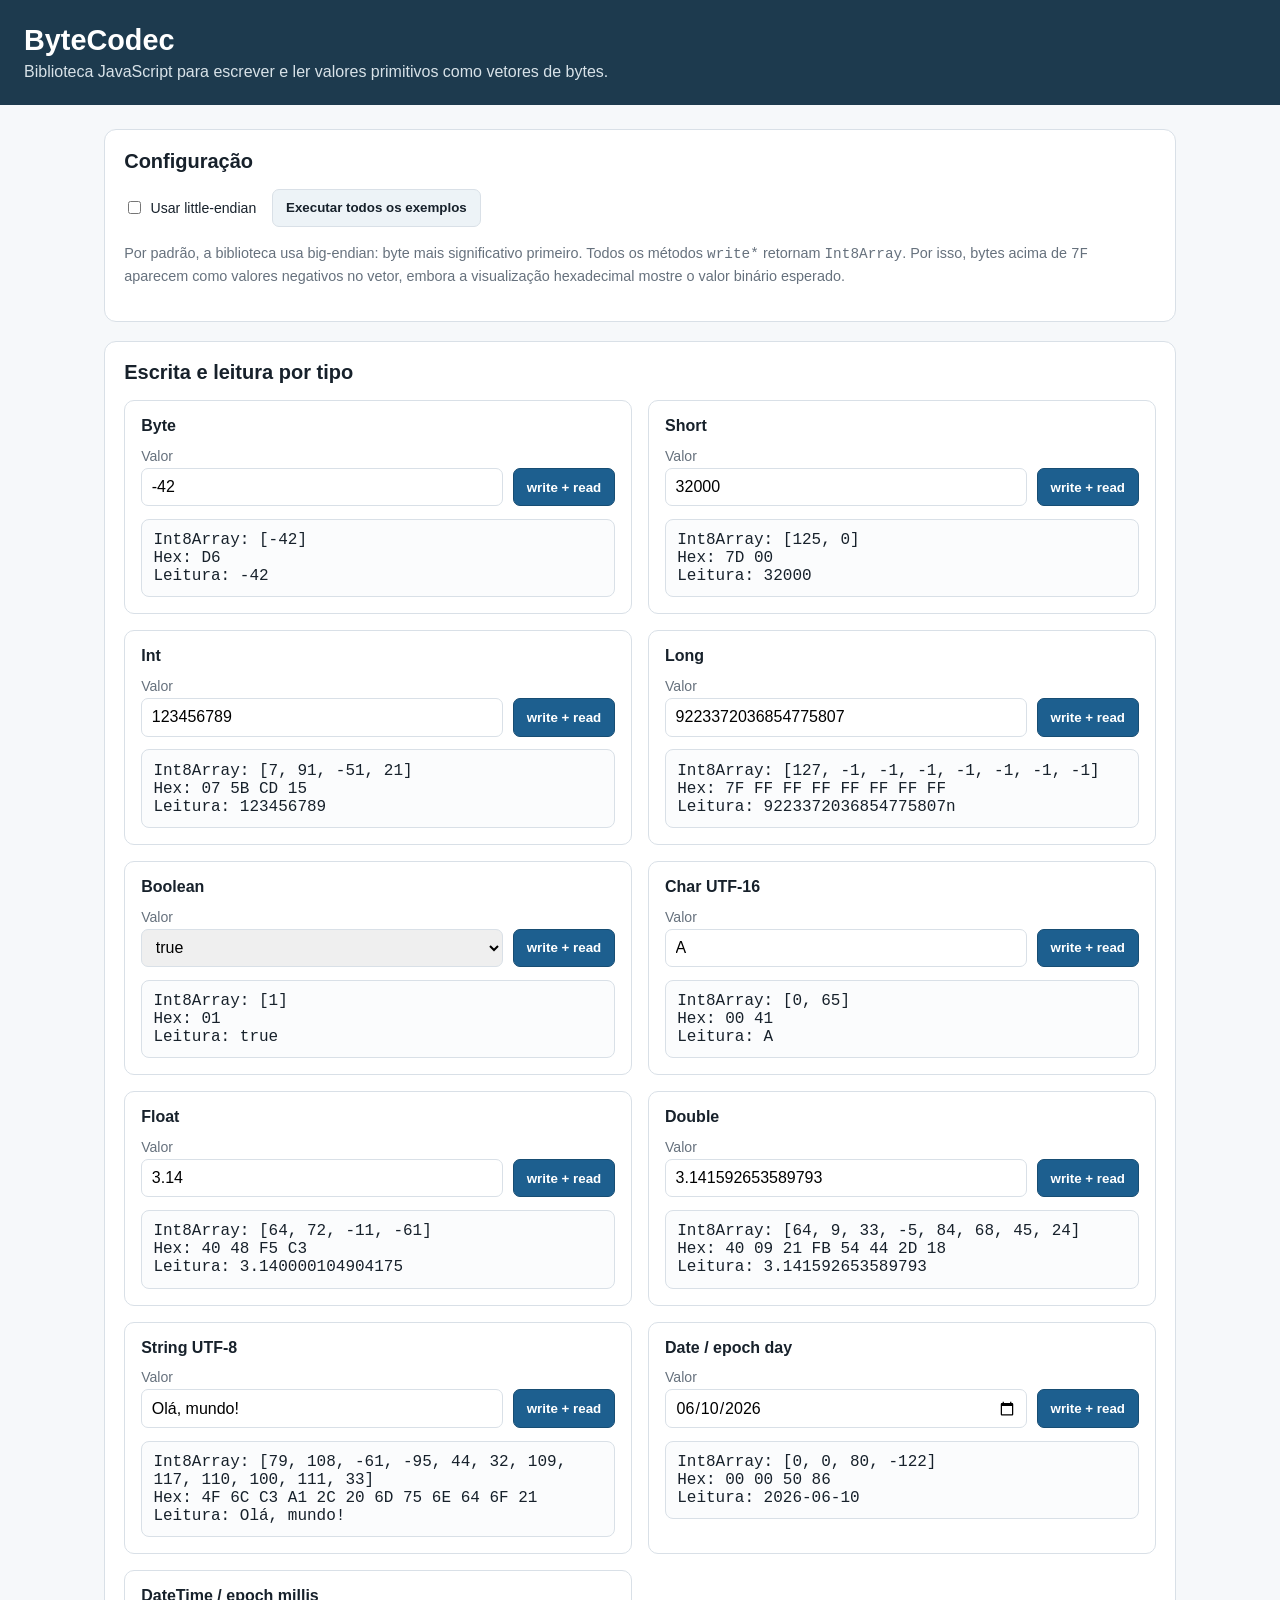
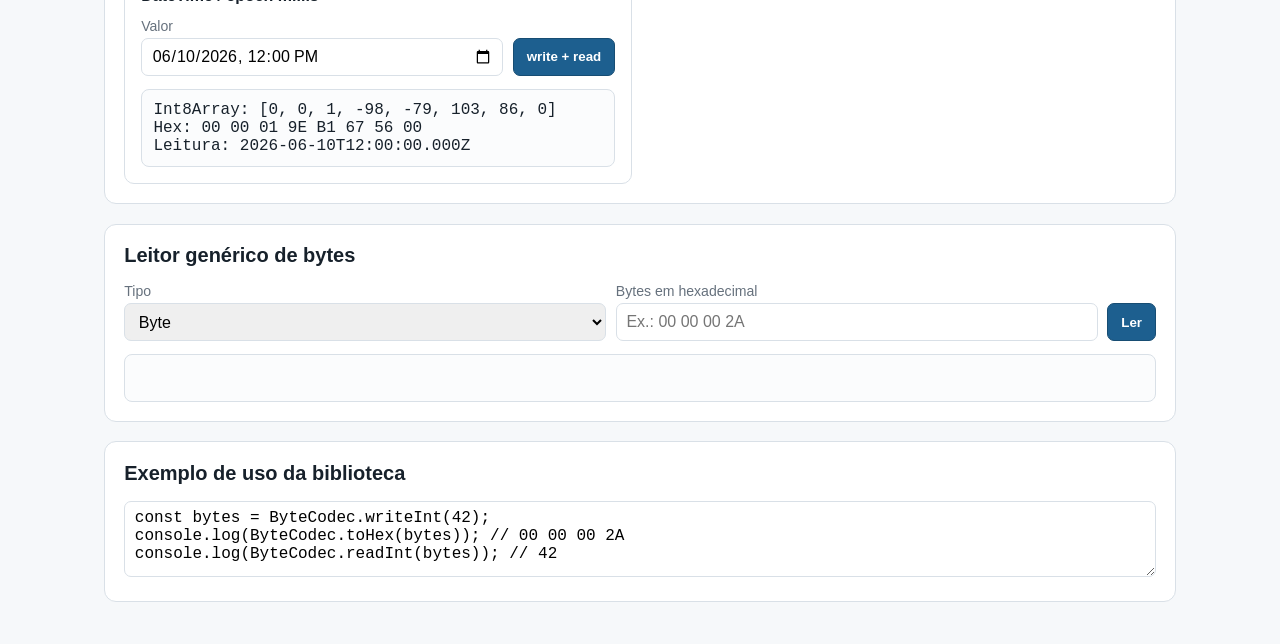
<file: Conversoes2/index.html>
<!doctype html>
<html lang="pt-BR">
<head>
  <meta charset="utf-8" />
  <meta name="viewport" content="width=device-width, initial-scale=1" />
  <title>Teste interativo - ByteCodec</title>
  <link rel="stylesheet" href="style.css" />
</head>
<body>
  <header>
    <h1>ByteCodec</h1>
    <p>Biblioteca JavaScript para escrever e ler valores primitivos como vetores de bytes.</p>
  </header>

  <main>
    <section>
      <h2>Configuração</h2>
      <div class="controls">
        <label><input id="littleEndian" type="checkbox" /> Usar little-endian</label>
        <button id="fillSamplesBtn" class="secondary">Executar todos os exemplos</button>
      </div>
      <p class="note">
        Por padrão, a biblioteca usa big-endian: byte mais significativo primeiro. Todos os métodos <code>write*</code>
        retornam <code>Int8Array</code>. Por isso, bytes acima de <code>7F</code> aparecem como valores negativos no vetor,
        embora a visualização hexadecimal mostre o valor binário esperado.
      </p>
    </section>

    <section>
      <h2>Escrita e leitura por tipo</h2>
      <div id="typeGrid" class="grid"></div>
    </section>

    <section>
      <h2>Leitor genérico de bytes</h2>
      <div class="row">
        <div class="field">
          <label for="genericType">Tipo</label>
          <select id="genericType">
            <option value="byte">Byte</option>
            <option value="short">Short</option>
            <option value="int">Int</option>
            <option value="long">Long</option>
            <option value="boolean">Boolean</option>
            <option value="char">Char UTF-16</option>
            <option value="float">Float</option>
            <option value="double">Double</option>
            <option value="string">String UTF-8</option>
            <option value="date">Date</option>
            <option value="datetime">DateTime</option>
          </select>
        </div>
        <div class="field">
          <label for="genericBytes">Bytes em hexadecimal</label>
          <input id="genericBytes" type="text" placeholder="Ex.: 00 00 00 2A" />
        </div>
        <button id="genericReadBtn">Ler</button>
      </div>
      <div id="genericReadOutput" class="output"></div>
    </section>

    <section>
      <h2>Exemplo de uso da biblioteca</h2>
      <textarea readonly>const bytes = ByteCodec.writeInt(42);
console.log(ByteCodec.toHex(bytes)); // 00 00 00 2A
console.log(ByteCodec.readInt(bytes)); // 42</textarea>
    </section>
  </main>

  <script src="byte-codec.js"></script>
  <script src="app.js"></script>
</body>
</html>
</file>
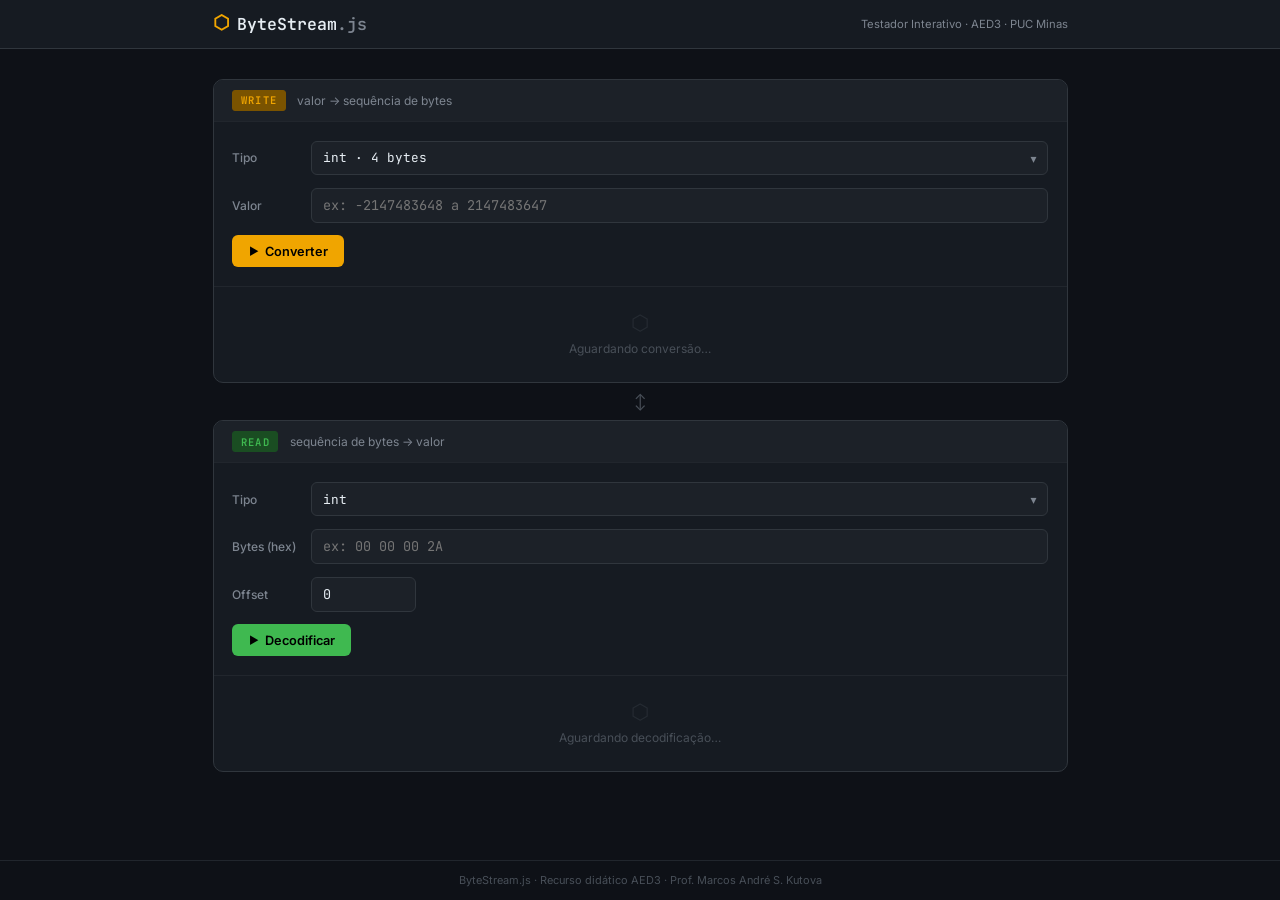
<file: Conversoes/bytestream-tester.html>
<!DOCTYPE html>
<html lang="pt-BR">
<head>
  <meta charset="utf-8">
  <meta name="viewport" content="width=device-width, initial-scale=1">
  <title>ByteStream.js — Testador Interativo</title>
  <link rel="preconnect" href="https://fonts.googleapis.com">
  <link href="https://fonts.googleapis.com/css2?family=Inter:wght@400;500;600&family=JetBrains+Mono:wght@400;600&display=swap" rel="stylesheet">
  <link rel="stylesheet" href="bytestream-tester.css">
</head>
<body>

  <header>
    <div class="header-inner">
      <div class="header-brand">
        <span class="brand-icon">⬡</span>
        <span class="brand-name">ByteStream<span class="brand-ext">.js</span></span>
      </div>
      <span class="header-sub">Testador Interativo · AED3 · PUC Minas</span>
    </div>
  </header>

  <main>

    <!-- ── Painel WRITE ── -->
    <section class="panel" id="panel-write">
      <div class="panel-header">
        <span class="panel-label">WRITE</span>
        <span class="panel-desc">valor → sequência de bytes</span>
      </div>

      <div class="panel-body">
        <div class="form-row">
          <label class="form-label" for="write-type">Tipo</label>
          <div class="select-wrapper">
            <select id="write-type">
              <option value="byte">byte  · 1 byte</option>
              <option value="short">short  · 2 bytes</option>
              <option value="int" selected>int  · 4 bytes</option>
              <option value="long">long  · 8 bytes</option>
              <option value="boolean">boolean  · 1 byte</option>
              <option value="char">char  · 2 bytes (UTF-16BE)</option>
              <option value="float">float  · 4 bytes</option>
              <option value="double">double  · 8 bytes</option>
              <option value="string">string  · N bytes (UTF-8)</option>
              <option value="date">date  · 4 bytes (epoch day)</option>
              <option value="datetime">dateTime  · 8 bytes (epoch ms)</option>
            </select>
          </div>
        </div>

        <div class="form-row" id="write-input-row">
          <label class="form-label" id="write-input-label" for="write-input">Valor</label>
          <input class="mono-input" id="write-input" type="text"
                 placeholder="Digite um inteiro" autocomplete="off" spellcheck="false">
        </div>

        <!-- Boolean especial -->
        <div class="form-row hidden" id="write-bool-row">
          <label class="form-label">Valor</label>
          <div class="toggle-group">
            <button class="toggle-btn active" id="bool-true">true</button>
            <button class="toggle-btn" id="bool-false">false</button>
          </div>
        </div>

        <button class="action-btn" id="write-btn">
          <span class="btn-icon">▶</span> Converter
        </button>
      </div>

      <!-- Resultado WRITE -->
      <div class="result-area" id="write-result" aria-live="polite">
        <div class="result-empty">
          <span class="result-empty-icon">⬡</span>
          <span>Aguardando conversão…</span>
        </div>
      </div>
    </section>

    <!-- ── Separador ── -->
    <div class="divider-label">
      <span>↕</span>
    </div>

    <!-- ── Painel READ ── -->
    <section class="panel" id="panel-read">
      <div class="panel-header">
        <span class="panel-label">READ</span>
        <span class="panel-desc">sequência de bytes → valor</span>
      </div>

      <div class="panel-body">
        <div class="form-row">
          <label class="form-label" for="read-type">Tipo</label>
          <div class="select-wrapper">
            <select id="read-type">
              <option value="byte">byte</option>
              <option value="short">short</option>
              <option value="int" selected>int</option>
              <option value="long">long</option>
              <option value="boolean">boolean</option>
              <option value="char">char</option>
              <option value="float">float</option>
              <option value="double">double</option>
              <option value="string">string</option>
              <option value="date">date</option>
              <option value="datetime">dateTime</option>
            </select>
          </div>
        </div>

        <div class="form-row">
          <label class="form-label" for="read-input">Bytes (hex)</label>
          <input class="mono-input" id="read-input" type="text"
                 placeholder="ex: 00 00 00 2A" autocomplete="off" spellcheck="false">
        </div>

        <div class="form-row">
          <label class="form-label" for="read-offset">Offset</label>
          <input class="mono-input offset-input" id="read-offset" type="number"
                 value="0" min="0">
        </div>

        <button class="action-btn" id="read-btn">
          <span class="btn-icon">▶</span> Decodificar
        </button>
      </div>

      <!-- Resultado READ -->
      <div class="result-area" id="read-result" aria-live="polite">
        <div class="result-empty">
          <span class="result-empty-icon">⬡</span>
          <span>Aguardando decodificação…</span>
        </div>
      </div>
    </section>

  </main>

  <footer>
    <span>ByteStream.js · Recurso didático AED3 · Prof. Marcos André S. Kutova</span>
  </footer>

  <script src="ByteStream.js"></script>
  <script src="bytestream-tester.js"></script>
</body>
</html>
</file>
<file: Conversoes2/style.css>
:root {
  --bg: #f6f8fa;
  --panel: #ffffff;
  --text: #17212b;
  --muted: #66717d;
  --line: #d9e0e7;
  --primary: #1d5f8f;
  --danger: #b42318;
}

* {
  box-sizing: border-box;
}

body {
  margin: 0;
  font-family: Arial, Helvetica, sans-serif;
  color: var(--text);
  background: var(--bg);
}

header {
  background: #1d3a4e;
  color: #fff;
  padding: 1.5rem;
}

header h1 {
  margin: 0 0 .4rem 0;
  font-size: 1.8rem;
}

header p {
  margin: 0;
  color: #d8e2e8;
}

main {
  max-width: 1120px;
  margin: 0 auto;
  padding: 1.5rem;
}

section {
  background: var(--panel);
  border: 1px solid var(--line);
  border-radius: 12px;
  padding: 1.2rem;
  margin-bottom: 1.2rem;
}

h2 {
  margin: 0 0 1rem 0;
  font-size: 1.25rem;
}

.grid {
  display: grid;
  grid-template-columns: repeat(2, minmax(0, 1fr));
  gap: 1rem;
}

.card {
  border: 1px solid var(--line);
  border-radius: 10px;
  padding: 1rem;
  background: #fff;
}

.card h3 {
  margin: 0 0 .8rem 0;
  font-size: 1rem;
}

.row {
  display: flex;
  gap: .6rem;
  align-items: end;
}

.field {
  flex: 1;
}

label {
  display: block;
  font-size: .88rem;
  color: var(--muted);
  margin-bottom: .25rem;
}

input, select, textarea {
  width: 100%;
  min-height: 2.4rem;
  padding: .45rem .6rem;
  border: 1px solid var(--line);
  border-radius: 7px;
  font-family: Arial, Helvetica, sans-serif;
  font-size: 1rem;
}

textarea {
  resize: vertical;
  min-height: 4.8rem;
  font-family: Consolas, "Courier New", monospace;
}

button {
  min-height: 2.4rem;
  padding: .45rem .8rem;
  border: 1px solid #174d73;
  border-radius: 7px;
  background: var(--primary);
  color: #fff;
  cursor: pointer;
  font-weight: 600;
}

button.secondary {
  color: var(--text);
  background: #edf3f7;
  border-color: var(--line);
}

button:active {
  transform: translateY(1px);
}

.output {
  margin-top: .8rem;
  padding: .7rem;
  border: 1px solid var(--line);
  border-radius: 8px;
  background: #fbfcfd;
  font-family: Consolas, "Courier New", monospace;
  min-height: 3rem;
  white-space: pre-wrap;
  overflow-wrap: anywhere;
}

.error {
  color: var(--danger);
  font-family: Arial, Helvetica, sans-serif;
}

.note {
  color: var(--muted);
  font-size: .9rem;
  line-height: 1.35rem;
}

.controls {
  display: flex;
  gap: 1rem;
  flex-wrap: wrap;
  align-items: center;
  margin-bottom: 1rem;
}

.controls label {
  display: inline-flex;
  gap: .4rem;
  color: var(--text);
  align-items: center;
  margin: 0;
}

.controls input[type="checkbox"] {
  width: auto;
  min-height: auto;
}

@media (max-width: 780px) {
  .grid {
    grid-template-columns: 1fr;
  }

  .row {
    flex-direction: column;
    align-items: stretch;
  }
}
</file>
<file: Conversoes/bytestream-tester.css>
/* ── Reset & base ──────────────────────────────────────── */
*, *::before, *::after { box-sizing: border-box; margin: 0; padding: 0; }

:root {
  --bg:         #0E1117;
  --surface:    #161B22;
  --surface2:   #1C2128;
  --border:     #30363D;
  --border2:    #21262D;
  --text:       #E6EDF3;
  --text-muted: #7D8590;
  --text-dim:   #484F58;
  --amber:      #F0A500;
  --amber-dim:  #7A5300;
  --green:      #3FB950;
  --green-dim:  #1A4D22;
  --red:        #F85149;
  --red-dim:    #5C1A18;
  --blue:       #58A6FF;

  --font-ui:   'Inter', system-ui, sans-serif;
  --font-mono: 'JetBrains Mono', 'Consolas', monospace;
  --radius:    6px;
  --radius-lg: 10px;
}

html { font-size: 15px; }

body {
  background: var(--bg);
  color: var(--text);
  font-family: var(--font-ui);
  min-height: 100vh;
  display: flex;
  flex-direction: column;
}

/* ── Header ──────────────────────────────────────────── */
header {
  border-bottom: 1px solid var(--border);
  background: var(--surface);
  position: sticky;
  top: 0;
  z-index: 10;
}

.header-inner {
  max-width: 900px;
  margin: 0 auto;
  padding: 0.85rem 1.5rem;
  display: flex;
  align-items: center;
  justify-content: space-between;
  gap: 1rem;
}

.header-brand {
  display: flex;
  align-items: center;
  gap: 0.5rem;
  font-family: var(--font-mono);
  font-weight: 600;
  font-size: 1.1rem;
  color: var(--text);
}

.brand-icon {
  color: var(--amber);
  font-size: 1.25rem;
  line-height: 1;
}

.brand-ext { color: var(--text-muted); }

.header-sub {
  font-size: 0.75rem;
  color: var(--text-muted);
  text-align: right;
}

/* ── Main layout ─────────────────────────────────────── */
main {
  flex: 1;
  max-width: 900px;
  width: 100%;
  margin: 0 auto;
  padding: 2rem 1.5rem;
  display: flex;
  flex-direction: column;
  gap: 0;
}

/* ── Panel ───────────────────────────────────────────── */
.panel {
  background: var(--surface);
  border: 1px solid var(--border);
  border-radius: var(--radius-lg);
  overflow: hidden;
}

.panel-header {
  display: flex;
  align-items: center;
  gap: 0.75rem;
  padding: 0.7rem 1.25rem;
  border-bottom: 1px solid var(--border2);
  background: var(--surface2);
}

.panel-label {
  font-family: var(--font-mono);
  font-size: 0.7rem;
  font-weight: 600;
  letter-spacing: 0.12em;
  color: var(--amber);
  background: var(--amber-dim);
  padding: 0.15rem 0.5rem;
  border-radius: 3px;
  border: 1px solid var(--amber-dim);
}

#panel-read .panel-label {
  color: var(--green);
  background: var(--green-dim);
  border-color: var(--green-dim);
}

.panel-desc {
  font-size: 0.8rem;
  color: var(--text-muted);
}

.panel-body {
  padding: 1.25rem;
  display: flex;
  flex-direction: column;
  gap: 0.85rem;
}

/* ── Form elements ───────────────────────────────────── */
.form-row {
  display: flex;
  align-items: center;
  gap: 0.75rem;
}

.form-label {
  font-size: 0.8rem;
  font-weight: 500;
  color: var(--text-muted);
  min-width: 4.5rem;
  flex-shrink: 0;
}

.select-wrapper {
  flex: 1;
  position: relative;
}

.select-wrapper::after {
  content: '▾';
  position: absolute;
  right: 0.75rem;
  top: 50%;
  transform: translateY(-50%);
  color: var(--text-muted);
  pointer-events: none;
  font-size: 0.8rem;
}

select {
  width: 100%;
  appearance: none;
  background: var(--surface2);
  border: 1px solid var(--border);
  border-radius: var(--radius);
  color: var(--text);
  font-family: var(--font-mono);
  font-size: 0.85rem;
  padding: 0.5rem 2rem 0.5rem 0.75rem;
  cursor: pointer;
  outline: none;
  transition: border-color 0.15s;
}

select:focus { border-color: var(--amber); }

.mono-input {
  flex: 1;
  background: var(--surface2);
  border: 1px solid var(--border);
  border-radius: var(--radius);
  color: var(--text);
  font-family: var(--font-mono);
  font-size: 0.9rem;
  padding: 0.5rem 0.75rem;
  outline: none;
  transition: border-color 0.15s;
}

.mono-input:focus { border-color: var(--amber); }
#panel-read .mono-input:focus { border-color: var(--green); }

.mono-input.error { border-color: var(--red); }

.offset-input { max-width: 7rem; flex: none; }

/* ── Boolean toggle ──────────────────────────────────── */
.toggle-group {
  display: flex;
  border: 1px solid var(--border);
  border-radius: var(--radius);
  overflow: hidden;
}

.toggle-btn {
  flex: 1;
  background: var(--surface2);
  border: none;
  color: var(--text-muted);
  font-family: var(--font-mono);
  font-size: 0.9rem;
  padding: 0.5rem 1.25rem;
  cursor: pointer;
  transition: background 0.15s, color 0.15s;
}

.toggle-btn + .toggle-btn { border-left: 1px solid var(--border); }

.toggle-btn.active {
  background: var(--amber-dim);
  color: var(--amber);
}

/* ── Action button ───────────────────────────────────── */
.action-btn {
  align-self: flex-start;
  display: flex;
  align-items: center;
  gap: 0.4rem;
  background: var(--amber);
  color: #000;
  border: none;
  border-radius: var(--radius);
  font-family: var(--font-ui);
  font-size: 0.85rem;
  font-weight: 600;
  padding: 0.55rem 1.1rem;
  cursor: pointer;
  transition: opacity 0.15s, transform 0.1s;
}

.action-btn:hover { opacity: 0.88; }
.action-btn:active { transform: scale(0.97); }

#panel-read .action-btn {
  background: var(--green);
}

.btn-icon { font-size: 0.7rem; }

/* ── Result area ─────────────────────────────────────── */
.result-area {
  border-top: 1px solid var(--border2);
  padding: 1.1rem 1.25rem 1.25rem;
  min-height: 6rem;
}

.result-empty {
  display: flex;
  flex-direction: column;
  align-items: center;
  justify-content: center;
  gap: 0.4rem;
  min-height: 4rem;
  color: var(--text-dim);
  font-size: 0.8rem;
}

.result-empty-icon { font-size: 1.4rem; opacity: 0.3; }

/* ── Byte cells ──────────────────────────────────────── */
.byte-cells-label {
  font-size: 0.72rem;
  color: var(--text-muted);
  letter-spacing: 0.06em;
  margin-bottom: 0.65rem;
  font-family: var(--font-ui);
}

.byte-cells {
  display: flex;
  flex-wrap: wrap;
  gap: 0.4rem;
}

.byte-cell {
  display: flex;
  flex-direction: column;
  align-items: center;
  gap: 0.15rem;
  animation: cell-pop 0.18s ease both;
}

@keyframes cell-pop {
  from { opacity: 0; transform: translateY(5px) scale(0.85); }
  to   { opacity: 1; transform: translateY(0) scale(1); }
}

.byte-hex {
  width: 2.4rem;
  height: 2.4rem;
  background: var(--surface2);
  border: 1px solid var(--border);
  border-radius: 5px;
  display: flex;
  align-items: center;
  justify-content: center;
  font-family: var(--font-mono);
  font-size: 0.82rem;
  font-weight: 600;
  color: var(--amber);
  transition: border-color 0.15s;
}

.byte-hex:hover {
  border-color: var(--amber);
}

.byte-idx {
  font-family: var(--font-mono);
  font-size: 0.6rem;
  color: var(--text-dim);
}

/* ── Summary line abaixo dos cells ───────────────────── */
.byte-summary {
  margin-top: 0.85rem;
  display: flex;
  gap: 1.2rem;
  flex-wrap: wrap;
}

.summary-item {
  display: flex;
  flex-direction: column;
  gap: 0.1rem;
}

.summary-key {
  font-size: 0.68rem;
  color: var(--text-dim);
  text-transform: uppercase;
  letter-spacing: 0.07em;
}

.summary-val {
  font-family: var(--font-mono);
  font-size: 0.82rem;
  color: var(--text-muted);
}

/* ── Copy strip ──────────────────────────────────────── */
.copy-strip {
  margin-top: 0.75rem;
  display: flex;
  align-items: center;
  gap: 0.5rem;
  background: var(--surface2);
  border: 1px solid var(--border2);
  border-radius: var(--radius);
  padding: 0.4rem 0.65rem;
}

.copy-hex-text {
  flex: 1;
  font-family: var(--font-mono);
  font-size: 0.82rem;
  color: var(--text-muted);
  white-space: nowrap;
  overflow: hidden;
  text-overflow: ellipsis;
}

.copy-btn {
  background: none;
  border: 1px solid var(--border);
  border-radius: 4px;
  color: var(--text-muted);
  font-size: 0.72rem;
  font-family: var(--font-ui);
  padding: 0.2rem 0.55rem;
  cursor: pointer;
  white-space: nowrap;
  transition: background 0.12s, color 0.12s;
  flex-shrink: 0;
}

.copy-btn:hover { background: var(--border); color: var(--text); }
.copy-btn.copied { color: var(--green); border-color: var(--green); }

/* ── Read result ─────────────────────────────────────── */
.read-value-wrap {
  display: flex;
  flex-direction: column;
  gap: 0.35rem;
}

.read-value-label {
  font-size: 0.72rem;
  color: var(--text-muted);
  text-transform: uppercase;
  letter-spacing: 0.06em;
}

.read-value {
  font-family: var(--font-mono);
  font-size: 1.4rem;
  font-weight: 600;
  color: var(--green);
  word-break: break-all;
}

.read-meta {
  margin-top: 0.5rem;
  font-size: 0.78rem;
  color: var(--text-dim);
  font-family: var(--font-mono);
}

/* ── Error state ─────────────────────────────────────── */
.result-error {
  display: flex;
  align-items: flex-start;
  gap: 0.5rem;
  color: var(--red);
  font-size: 0.83rem;
  font-family: var(--font-mono);
}

.result-error::before { content: '✕'; flex-shrink: 0; }

/* ── Divider between panels ──────────────────────────── */
.divider-label {
  display: flex;
  align-items: center;
  justify-content: center;
  padding: 0.6rem 0;
  color: var(--text-dim);
  font-size: 1rem;
}

/* ── Auto-fill hint ──────────────────────────────────── */
.autofill-hint {
  font-size: 0.72rem;
  color: var(--blue);
  cursor: pointer;
  text-decoration: underline;
  text-underline-offset: 2px;
  background: none;
  border: none;
  padding: 0;
  font-family: var(--font-ui);
}

.autofill-hint:hover { opacity: 0.75; }

/* ── Footer ──────────────────────────────────────────── */
footer {
  border-top: 1px solid var(--border2);
  padding: 0.85rem 1.5rem;
  text-align: center;
  font-size: 0.73rem;
  color: var(--text-dim);
}

/* ── Utility ─────────────────────────────────────────── */
.hidden { display: none !important; }

/* ── Responsive ──────────────────────────────────────── */
@media (max-width: 600px) {
  .header-inner { flex-direction: column; align-items: flex-start; gap: 0.2rem; }
  .header-sub { text-align: left; }
  main { padding: 1.25rem 0.85rem; }
  .byte-hex { width: 2.1rem; height: 2.1rem; font-size: 0.75rem; }
}

@media (prefers-reduced-motion: reduce) {
  .byte-cell { animation: none; }
  .action-btn { transition: none; }
}
</file>
